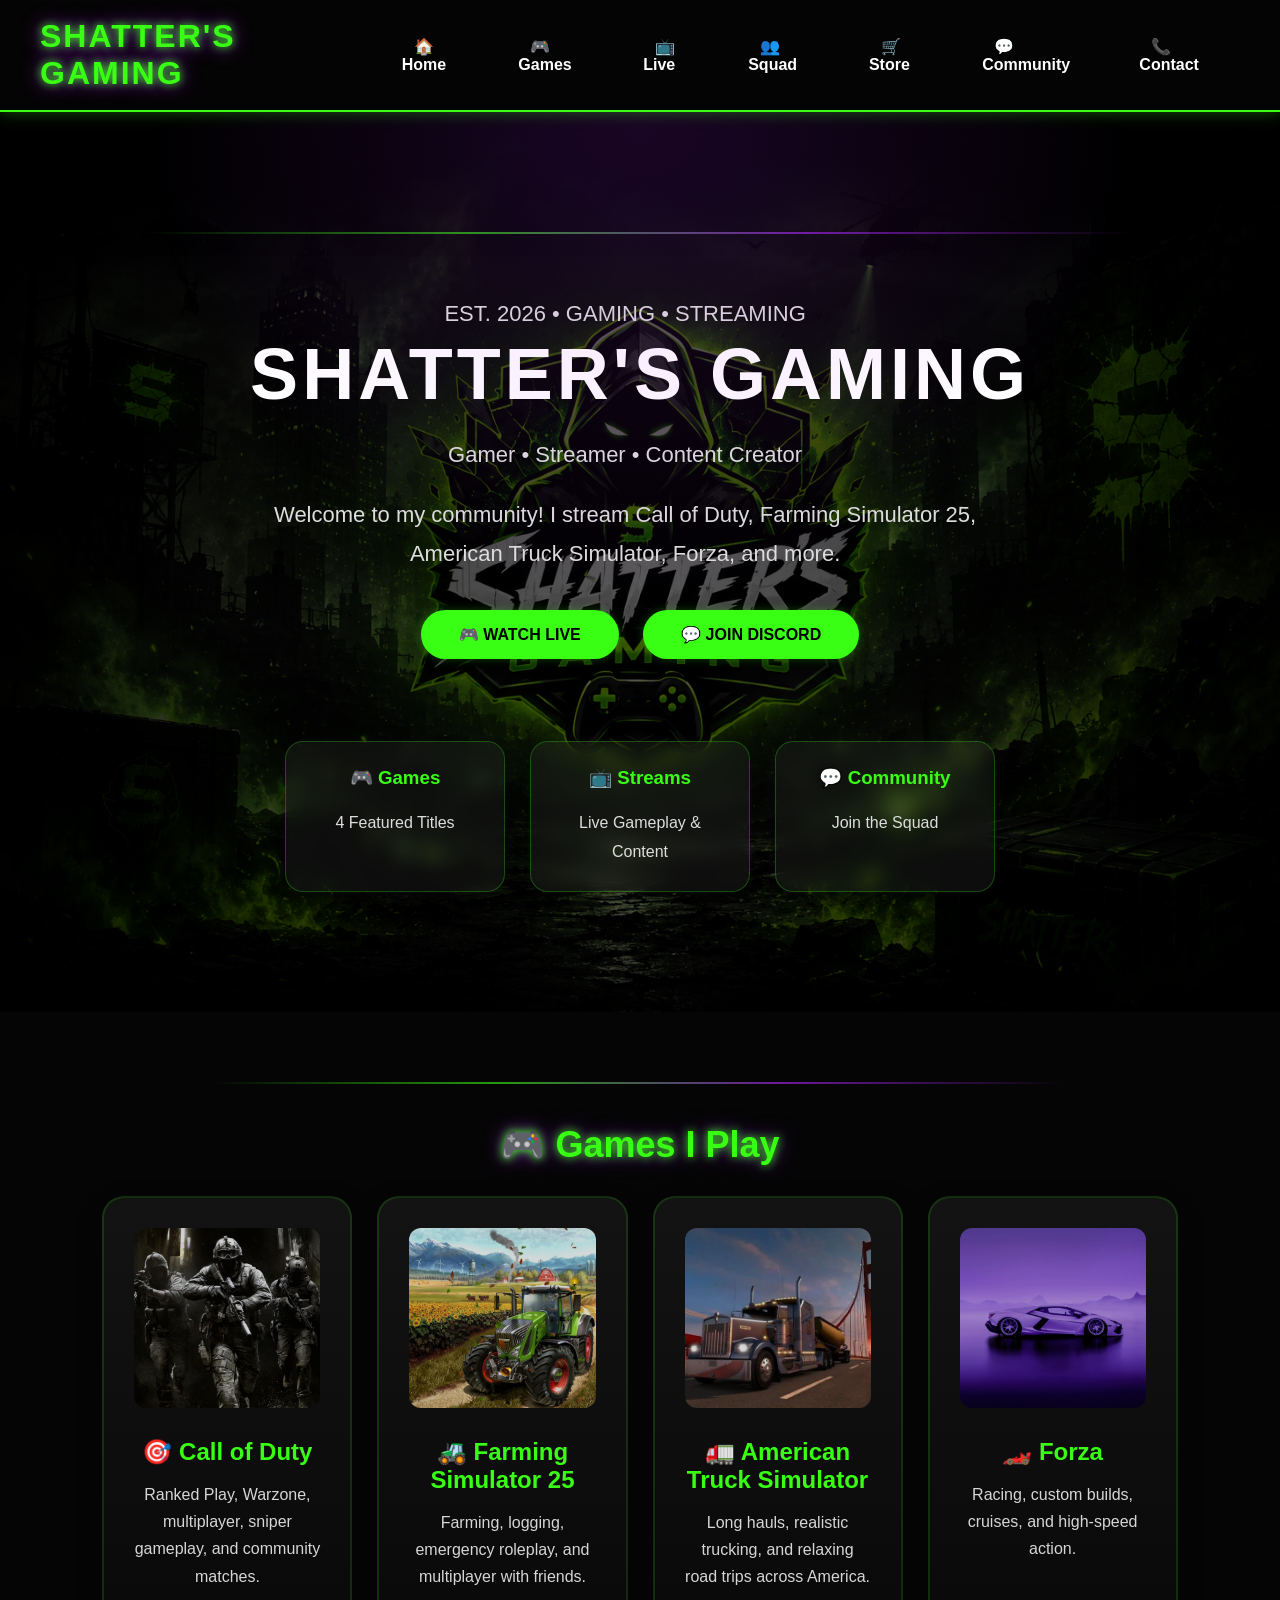
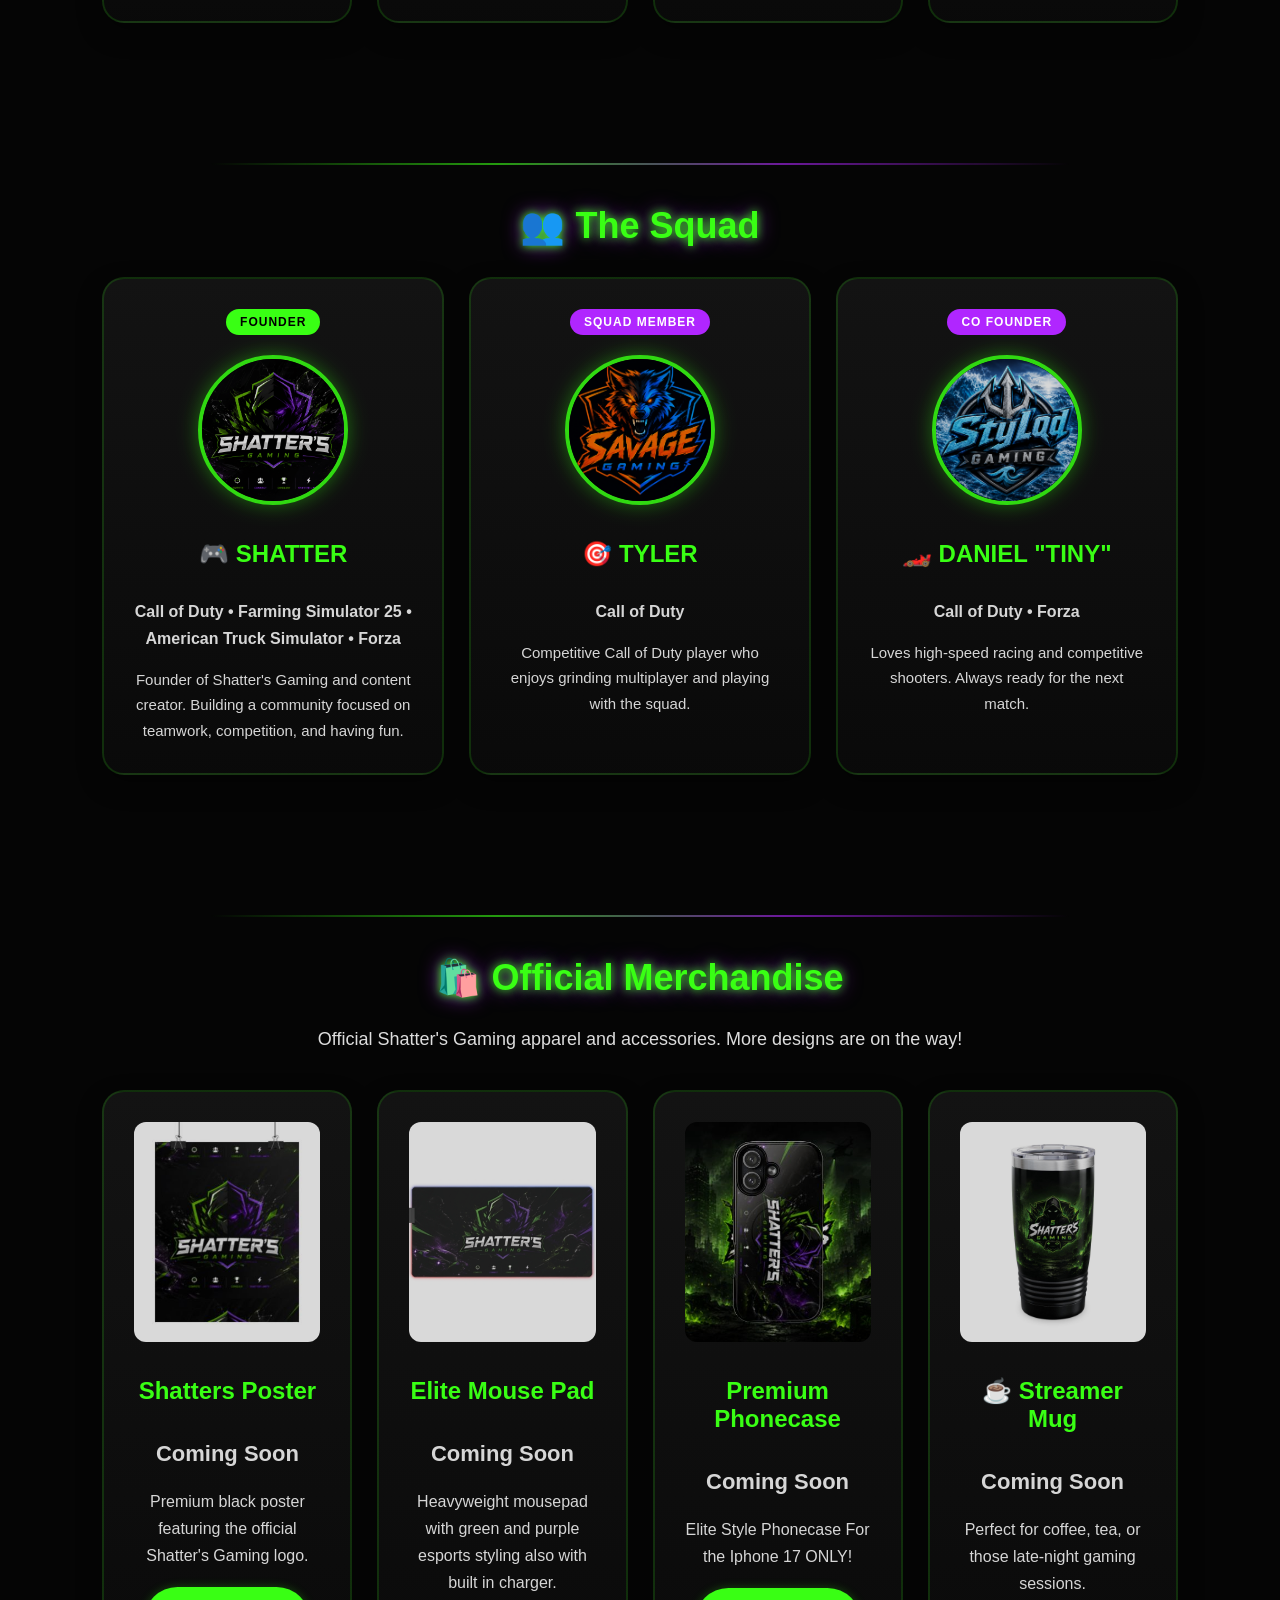
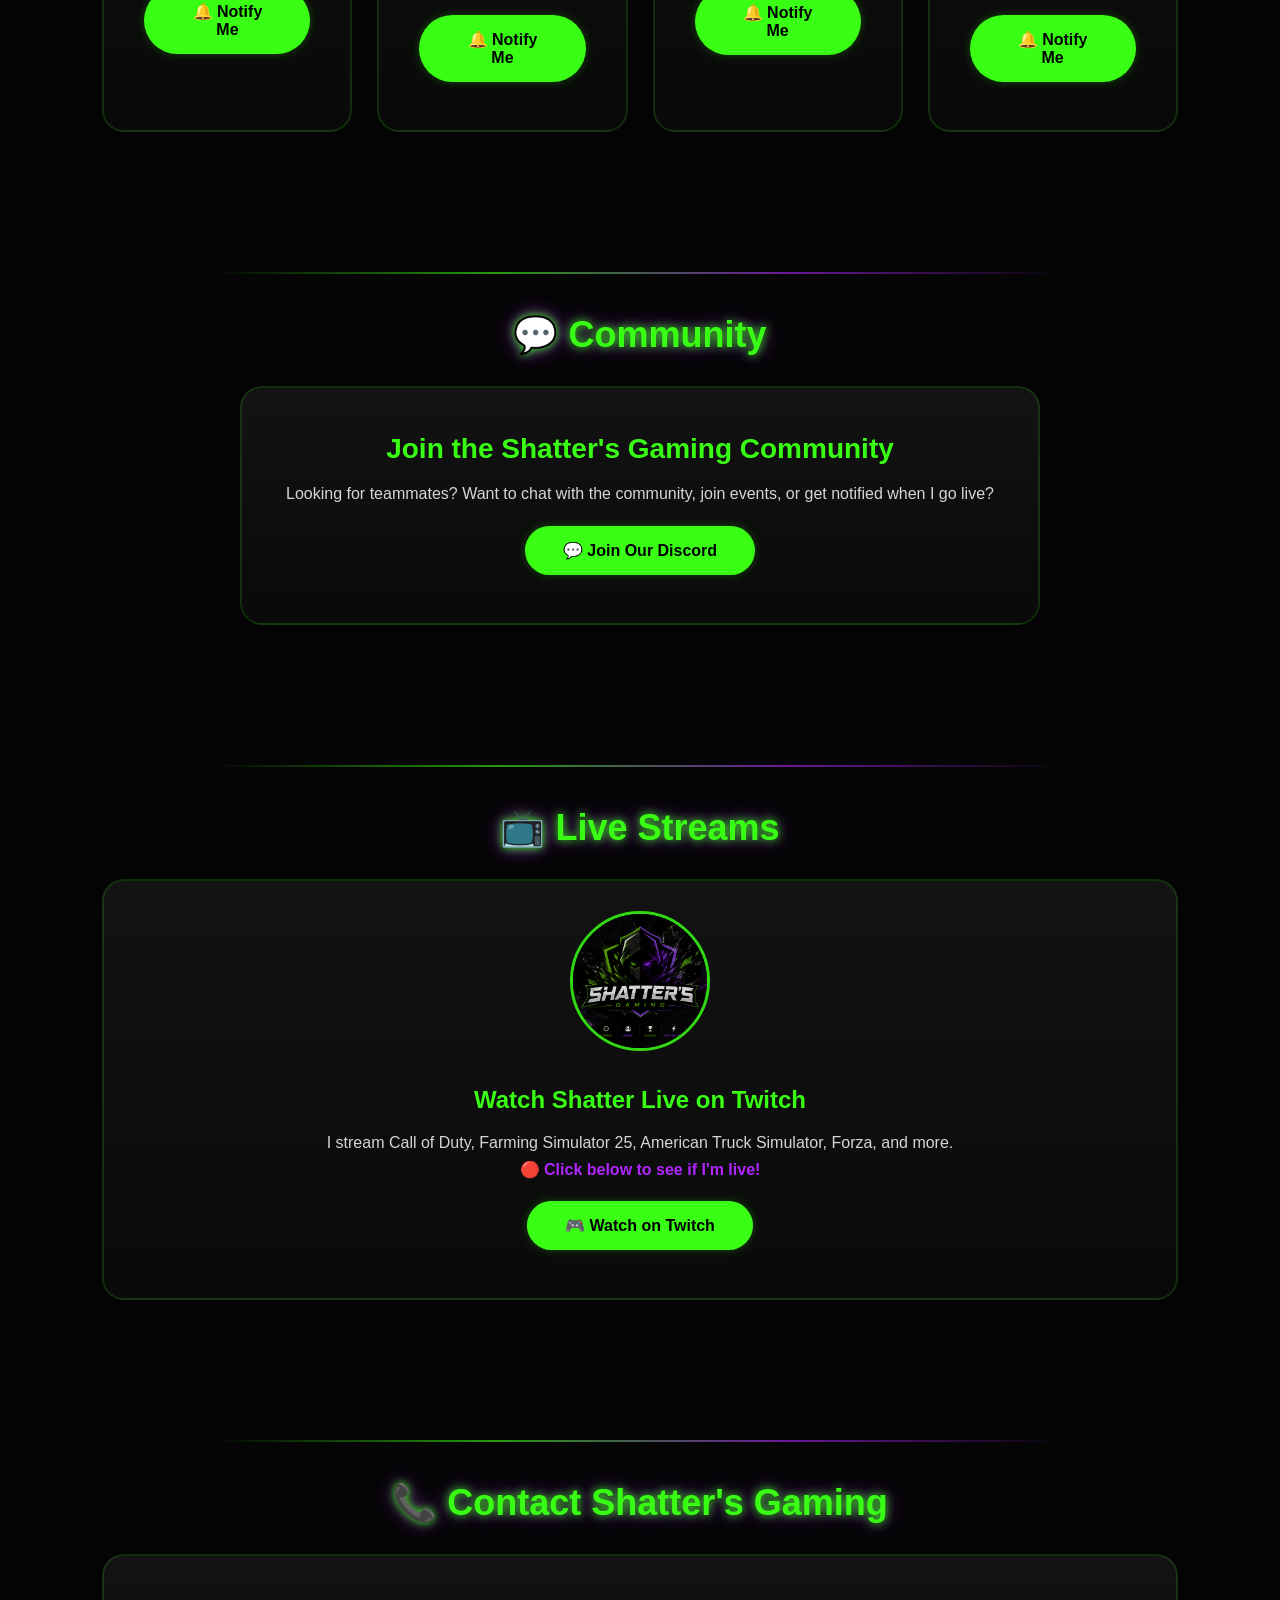
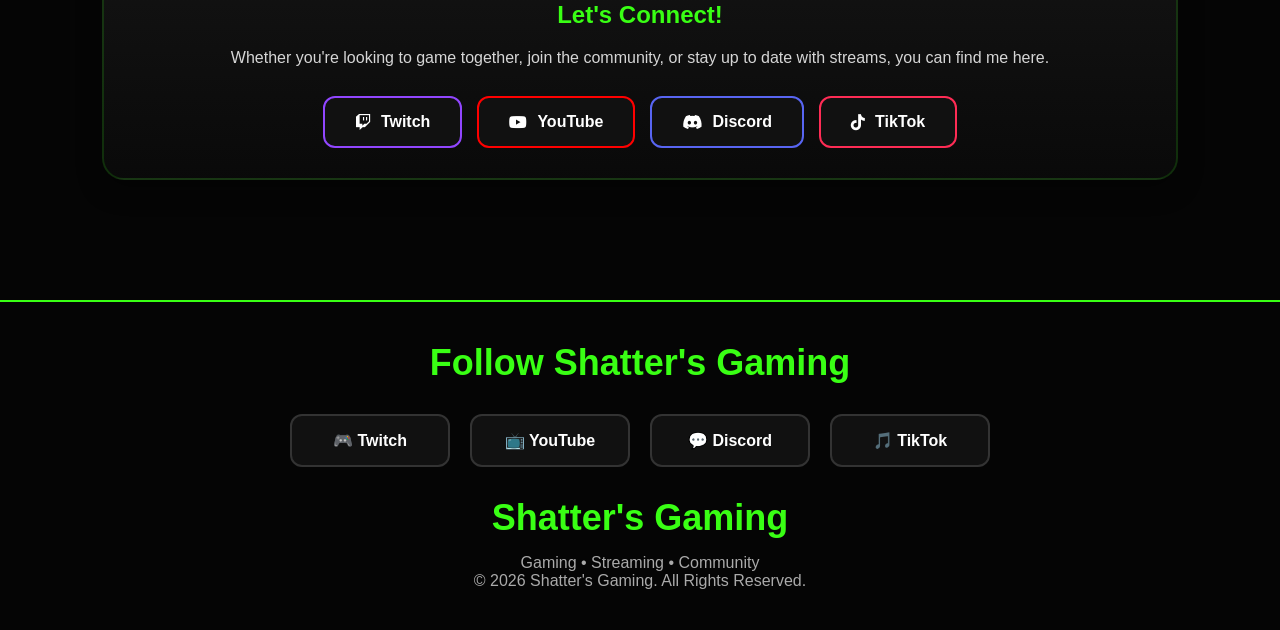
<file: index.html>
<!DOCTYPE html>
<html lang="en">

<head>

    <!-- ==========================
         BASIC PAGE INFO
    =========================== -->

    <meta charset="UTF-8">

    <meta name="viewport" content="width=device-width, initial-scale=1.0">

    <title>Shatter's Gaming | Gaming • Streaming • Community</title>


    <!-- ==========================
         SEO DESCRIPTION
    =========================== -->

    <meta name="description"
          content="Welcome to Shatter's Gaming. Gaming streams, Call of Duty, Farming Simulator 25, American Truck Simulator, Forza, and community content.">


    <!-- ==========================
         MOBILE THEME COLOR
    =========================== -->

    <meta name="theme-color" content="#39ff14">


    <!-- ==========================
         SOCIAL MEDIA PREVIEW
    =========================== -->

    <meta property="og:title"
          content="Shatter's Gaming">

    <meta property="og:description"
          content="Gaming • Streaming • Community">

    <meta property="og:image"
          content="logo.png">

    <meta property="og:type"
          content="website">


    <!-- ==========================
         CSS
    =========================== -->

    <link rel="stylesheet" href="style.css">


    <!-- ==========================
         ICONS
    =========================== -->

    <link rel="stylesheet"
          href="https://cdnjs.cloudflare.com/ajax/libs/font-awesome/6.7.2/css/all.min.css">


    <!-- ==========================
         FAVICON
    =========================== -->

    <link rel="icon" type="image/png" href="logo.png">

</head>

<body>
<header>
    <nav>
        <div class="logo">SHATTER'S GAMING</div>

        <ul>
    <li><a href="#home">🏠 Home</a></li>
    <li><a href="#games">🎮 Games</a></li>
    <li><a href="#live">📺 Live</a></li>
    <li><a href="#squad">👥 Squad</a></li>
    <li><a href="store.html">🛒 Store</a></li>
    <li><a href="#community">💬 Community</a></li>
    <li><a href="#contact">📞 Contact</a></li>
</ul>
        
    </nav>
</header>

<section class="hero" id="home">

<div class="hero-content">

<p class="hero-tag">
    EST. 2026 • GAMING • STREAMING
</p>

<h1>SHATTER'S GAMING</h1>
    <p>
        Gamer • Streamer • Content Creator
    </p>

    <p>
        Welcome to my community! I stream Call of Duty, Farming Simulator 25,
        American Truck Simulator, Forza, and more.
    </p>

    <br>

    <a class="button" href="https://www.twitch.tv/shattersgaming">🎮 WATCH LIVE</a>

    <a class="button" href="https://discord.gg/KKumwFXFY3">💬 JOIN DISCORD</a>
 <div class="hero-stats">

    <div class="stat">
        <h3>🎮 Games</h3>
        <p>4 Featured Titles</p>
    </div>

    <div class="stat">
        <h3>📺 Streams</h3>
        <p>Live Gameplay & Content</p>
    </div>

    <div class="stat">
        <h3>💬 Community</h3>
        <p>Join the Squad</p>
    </div>

</div>

</div>

</section>  
<section id="games" class="hidden">
  <h2>🎮 Games I Play</h2>

    <div class="games">

        <div class="card">
           <img src="images/cod.jpg" alt="Call of Duty">
            <h3>🎯 Call of Duty</h3>
            <p>
                Ranked Play, Warzone, multiplayer, sniper gameplay, and community matches.
            </p>
        </div>

        <div class="card">
            <img src="images/fs25.jpg" alt="Farming Simulator 25">
            <h3>🚜 Farming Simulator 25</h3>
            <p>
                Farming, logging, emergency roleplay, and multiplayer with friends.
            </p>
        </div>

        <div class="card">
            <img src="images/ats.jpg" alt="American Truck Simulator">
            <h3>🚛 American Truck Simulator</h3>
            <p>
                Long hauls, realistic trucking, and relaxing road trips across America.
            </p>
        </div>

        <div class="card">
            <img src="images/forza.jpg" alt="Forza">
            <h3>🏎️ Forza</h3>
            <p>
                Racing, custom builds, cruises, and high-speed action.
            </p>
        </div>

    </div>

  
</section>
<section id="squad" class="hidden">

    <h2>👥 The Squad</h2>

    <div class="games">

   <div class="card squad-card">

    <span class="role founder">FOUNDER</span>

    <img src="images/shatters.png" alt="Shatter">

    <h3>🎮 SHATTER</h3>

    <p class="games-played">
        Call of Duty • Farming Simulator 25 •
        American Truck Simulator • Forza
    </p>

    <p class="bio">
        Founder of Shatter's Gaming and content creator.
        Building a community focused on teamwork, competition,
        and having fun.
    </p>

</div>

<div class="card squad-card">

    <span class="role member">SQUAD MEMBER</span>

    <img src="images/tyler.png" alt="Tyler">

    <h3>🎯 TYLER</h3>

    <p class="games-played">
        Call of Duty
    </p>

    <p class="bio">
        Competitive Call of Duty player who enjoys
        grinding multiplayer and playing with the squad.
    </p>

</div>
        
<div class="card squad-card">

    <span class="role cofounder">CO FOUNDER</span>

    <img src="images/tiny.png" alt="Tiny">

    <h3>🏎️ DANIEL "TINY"</h3>

    <p class="games-played">
        Call of Duty • Forza
    </p>

    <p class="bio">
        Loves high-speed racing and competitive shooters.
        Always ready for the next match.
    </p>

</div>

    </div>

</section>  
    
<section id="merch" class="hidden">

    <h2>🛍️ Official Merchandise</h2>

    <p class="merch-intro">
        Official Shatter's Gaming apparel and accessories.
        More designs are on the way!
    </p>

    <div class="games">

        <div class="card merch-card">
            <img src="images/shattersposter.jpg" alt="Classic Tee">

            <h3> Shatters Poster</h3>

            <p class="price">Coming Soon</p>

            <p>
                Premium black poster featuring the
                official Shatter's Gaming logo.
            </p>

            <a href="#" class="button notify-btn">🔔 Notify Me</a>
        </div>

        <div class="card merch-card">
            <img src="images/shattersmousepad.jpg" alt="Elite Hoodie">

            <h3> Elite Mouse Pad</h3>

            <p class="price">Coming Soon</p>

            <p>
                Heavyweight mousepad with green and
                purple esports styling also with built in charger.
            </p>

           <a href="#" class="button notify-btn">🔔 Notify Me</a>
        </div>

        <div class="card merch-card">
            <img src="images/phonecaseglossy.jpg" alt="Pro Cap">

            <h3> Premium Phonecase</h3>

            <p class="price">Coming Soon</p>

            <p>
                Elite Style Phonecase For the Iphone 17 ONLY!
            </p>

           <a href="#" class="button notify-btn">🔔 Notify Me</a>
        </div>

        <div class="card merch-card">
            <img src="images/shattercoffeecup.jpg" alt="Streamer Mug">

            <h3>☕ Streamer Mug</h3>

            <p class="price">Coming Soon</p>

            <p>
                Perfect for coffee, tea, or those
                late-night gaming sessions.
            </p>

            <a href="#" class="button notify-btn">🔔 Notify Me</a>
        </div>

    </div>

</section>
<section id="community" class="hidden">

    <h2>💬 Community</h2>

    <div class="card">

        <h3>Join the Shatter's Gaming Community</h3>

        <p>
            Looking for teammates? Want to chat with the community,
            join events, or get notified when I go live?
        </p>

        <a class="button"
           href="https://discord.gg/KKumwFXFY3"
           target="_blank">
            💬 Join Our Discord
        </a>

    </div>

</section>

<section id="live" class="hidden">

    <h2>📺 Live Streams</h2>

    <div class="card">

        <img src="images/shatters.png" alt="Shatter"
             style="width:140px;height:140px;border-radius:50%;border:3px solid #39ff14;margin-bottom:20px;">

        <h3>Watch Shatter Live on Twitch</h3>

        <p>
            I stream Call of Duty, Farming Simulator 25,
            American Truck Simulator, Forza, and more.
        </p>

        <p style="color:#b026ff;font-weight:bold;">
            🔴 Click below to see if I'm live!
        </p>

        <a class="button"
           href="https://www.twitch.tv/shattersgaming"
           target="_blank">
            🎮 Watch on Twitch
        </a>

    </div>

</section>
 <section id="contact" class="hidden">

    <h2>📞 Contact Shatter's Gaming</h2>

    <div class="card">

        <h3>Let's Connect!</h3>

        <p>
            Whether you're looking to game together, join the community,
            or stay up to date with streams, you can find me here.
        </p>

        <div class="socials">

            <a href="https://www.twitch.tv/shattersgaming" target="_blank">
                <i class="fab fa-twitch"></i> Twitch
            </a>

            <a href="https://www.youtube.com/@ShattersGaming-JK1" target="_blank">
                <i class="fab fa-youtube"></i> YouTube
            </a>

            <a href="https://discord.gg/KKumwFXFY3" target="_blank">
                <i class="fab fa-discord"></i> Discord
            </a>

            <a href="https://www.tiktok.com/@shatter0831" target="_blank">
                <i class="fab fa-tiktok"></i> TikTok
            </a>

        </div>

    </div>

</section>
<footer> 

    <h2>Follow Shatter's Gaming</h2>

  <div class="social-links">

  <a class="btn twitch" href="https://twitch.tv/shattersgaming" target="_blank">
    🎮 Twitch
  </a>

  <a class="btn youtube" href="https://youtube.com/@ShattersGaming-JK1" target="_blank">
    📺 YouTube
  </a>

  <a class="btn discord" href="https://discord.gg/KKumwFXFY3" target="_blank">
    💬 Discord
  </a>

  <a class="btn tiktok" href="https://tiktok.com/@shatter0831" target="_blank">
    🎵 TikTok
  </a>

</div>

    <h2>Shatter's Gaming</h2>

    <p>Gaming • Streaming • Community</p>

    <p>© 2026 Shatter's Gaming. All Rights Reserved.</p>

</footer>
    <div id="comingSoonModal" class="modal">

    <div class="modal-content">

        <span class="close">&times;</span>

        <h2>🚧 Merchandise Coming Soon!</h2>

        <p>
            We're currently designing the first official
            Shatter's Gaming merchandise collection.
        </p>

        <p>
            👕 T-Shirts<br>
            🧥 Hoodies<br>
            🧢 Hats<br>
            ☕ Coffee Mugs
        </p>

        <p>
            Join our Discord to be the first to know when
            the store officially launches!
        </p>

        <a class="button"
           href="https://discord.gg/KKumwFXFY3"
           target="_blank">
            💬 Join Discord
        </a>

    </div>

</div>

<!-- Back To Top Button -->
<button id="backToTop" title="Back to Top">
    <i class="fas fa-arrow-up"></i>
</button>

<script src="script.js"></script>
    
</body>
</html>
</file>
<file: style.css>
/* ==========================
   GLOBAL SETTINGS
========================== */


*{
    margin:0;
    padding:0;
    box-sizing:border-box;
    font-family:Arial, Helvetica, sans-serif;
}


html{
    scroll-behavior:smooth;
}


body{

    background:#050505;

    color:white;

}
/* ==========================
   HEADER & NAVIGATION
========================== */


header{

    background:rgba(5,5,5,.92);

    backdrop-filter:blur(10px);

    border-bottom:2px solid #39ff14;

    padding:18px 40px;

    position:sticky;

    top:0;

    z-index:1000;

    box-shadow:

        0 0 15px rgba(57,255,20,.35);

}



nav{

    display:flex;

    justify-content:space-between;

    align-items:center;

}



.logo{

    font-size:32px;

    font-weight:900;

    letter-spacing:2px;

    color:#39ff14;


    text-shadow:

        0 0 8px #39ff14,

        0 0 20px #b026ff;

}



nav ul{

    display:flex;

    list-style:none;

}



nav li{

    margin-left:30px;

}



nav a{

    text-decoration:none;

    color:white;

    font-weight:600;

    padding:8px 12px;

    border-radius:6px;

    transition:.3s;

}



nav a:hover{

    color:#39ff14;

    background:rgba(176,38,255,.15);

}
/* ==========================
   HERO SECTION
========================== */


.hero{

    min-height:100vh;

    display:flex;

    flex-direction:column;

    justify-content:center;

    align-items:center;

    text-align:center;

    padding:80px 20px;


    position:relative;

    overflow:hidden;


    background:

    linear-gradient(

        90deg,

        rgba(0,0,0,.85),

        rgba(0,0,0,.65),

        rgba(0,0,0,.85)

    ),

    url("background.jpg");


    background-size:cover;

    background-position:center;

    background-repeat:no-repeat;


    box-shadow:

        inset 0 0 120px black;

}



.hero h1{

    font-size:72px;

    font-weight:900;

    letter-spacing:4px;

}



.hero p{

    margin-top:20px;

    font-size:22px;

    max-width:750px;

    line-height:1.8;

    color:#ddd;

}
/* ==========================
   HERO ANIMATIONS
========================== */


@keyframes titleGlow{


    0%{

        text-shadow:

        0 0 10px #39ff14,

        0 0 25px #39ff14,

        0 0 40px #b026ff;

    }


    50%{

        text-shadow:

        0 0 20px #39ff14,

        0 0 35px #39ff14,

        0 0 60px #b026ff;

    }


    100%{

        text-shadow:

        0 0 10px #39ff14,

        0 0 25px #39ff14,

        0 0 40px #b026ff;

    }

}



.hero h1{

    animation:titleGlow 3s infinite;

}
/* ==========================
   BUTTONS
========================== */


.button{

    display:inline-block;

    padding:15px 38px;

    margin:18px 10px;


    background:#39ff14;

    color:#000;


    font-size:16px;

    font-weight:700;


    text-decoration:none;


    border-radius:50px;


    transition:.3s;


    box-shadow:

        0 0 10px rgba(57,255,20,.25);

}



.button:hover{


    background:#b026ff;

    color:white;


    transform:

    translateY(-4px)

    scale(1.04);


    box-shadow:

    0 0 15px #b026ff,

    0 0 35px rgba(176,38,255,.6);

}
/* ==========================
   SECTION NAME
========================== */

section{

    padding:70px 8%;

}


h2{

    color:#39ff14;

    margin-bottom:30px;

    font-size:36px;

    text-align:center;

}


/* ==========================
   HERO STATS
========================== */


.hero-stats{

    display:flex;

    justify-content:center;

    gap:25px;

    margin-top:60px;

    flex-wrap:wrap;

}


.stat{

    width:220px;

    padding:25px;

    background:rgba(255,255,255,.05);

    border:1px solid rgba(57,255,20,.25);

    border-radius:18px;

    backdrop-filter:blur(8px);

    transition:.35s;

}


.stat:hover{

    transform:translateY(-8px);

    border-color:#b026ff;

    box-shadow:

        0 0 20px rgba(176,38,255,.5);

}


.stat h3{

    color:#39ff14;

    margin-bottom:10px;

}


.stat p{

    color:#ddd;

    font-size:16px;

}


/* ==========================
   GAME GRID
========================== */


.games{

    display:grid;

    grid-template-columns:repeat(auto-fit,minmax(240px,1fr));

    gap:25px;

}



/* ==========================
   CARDS
========================== */


.card{

    background:

        linear-gradient(

            180deg,

            rgba(20,20,20,.95),

            rgba(10,10,10,.95)

        );


    border:2px solid rgba(57,255,20,.15);

    border-radius:22px;

    overflow:hidden;

    padding:30px;

    text-align:center;

    display:flex;

    flex-direction:column;

    align-items:center;


    transition:

        opacity .7s ease,

        transform .35s ease,

        box-shadow .35s ease;


    box-shadow:

        0 10px 25px rgba(0,0,0,.35);

}



.card:hover{

    transform:translateY(-10px) scale(1.03);


    border-color:#b026ff;


    box-shadow:

        0 0 25px rgba(176,38,255,.5);

}



/* ==========================
   CARD IMAGES
========================== */


.card img{

    width:100%;

    height:180px;

    object-fit:cover;

    border-radius:12px;

    margin-bottom:15px;

    transition:.35s;

}


.card:hover img{

    transform:scale(1.05);

}



.card h3{

    color:#39ff14;

    margin:15px 0;

    font-size:24px;

}



.card p{

    color:#d6d6d6;

    line-height:1.7;

}



/* ==========================
   SQUAD CARDS
========================== */


.squad-card{

    position:relative;

    text-align:center;

}


.squad-card img{

    width:150px;

    height:150px;

    border-radius:50%;

    object-fit:cover;

    border:4px solid #39ff14;

    margin:20px auto;

    box-shadow:

        0 0 20px rgba(57,255,20,.45);

}



.squad-card:hover img{

    border-color:#b026ff;

    transform:scale(1.08);

}



.role{

    display:inline-block;

    padding:6px 14px;

    border-radius:30px;

    font-size:12px;

    font-weight:bold;

    letter-spacing:1px;

}


.founder{

    background:#39ff14;

    color:black;

}


.member{

    background:#b026ff;

    color:white;

}


.cofounder{

    background:#b026ff;

    color:white;

}



.games-played{

    color:#39ff14;

    font-weight:bold;

    margin:15px 0;

}


.bio{

    color:#ccc;

    line-height:1.7;

    font-size:15px;

}
/* ==========================
   MERCHANDISE SECTION
========================== */


.merch-intro{

    text-align:center;

    color:#ddd;

    font-size:18px;

    margin-bottom:40px;

}



.merch-card{

    text-align:center;

}



.merch-card img{

    width:100%;

    height:220px;

    object-fit:cover;

    border-radius:12px;

    margin-bottom:20px;

    transition:.35s;

}



.merch-card:hover img{

    transform:scale(1.05);

}



.price{

    color:#b026ff;

    font-size:22px;

    font-weight:bold;

    margin:15px 0;

}


/* ==========================
   COMMUNITY SECTION
========================== */


#community{

    text-align:center;

}


#community .card{

    max-width:800px;

    margin:auto;

}



#community h3{

    color:#39ff14;

    font-size:28px;

    margin-bottom:15px;

}



/* ==========================
   LIVE STREAM SECTION
========================== */


#live{

    text-align:center;

}



.live-card{

    background:#111;

    border:2px solid #b026ff;

    border-radius:20px;

    padding:30px;

    max-width:800px;

    margin:auto;


    box-shadow:

        0 0 25px rgba(176,38,255,.3);

}



.live-card img{

    width:140px;

    height:140px;

    border-radius:50%;

    border:3px solid #39ff14;

    margin-bottom:20px;

}



.live-status{

    display:flex;

    justify-content:center;

    align-items:center;

    gap:10px;

    margin-bottom:15px;

}



.live-status .dot{

    width:12px;

    height:12px;

    border-radius:50%;

    background:red;

    animation:pulse 1.5s infinite;

}



@keyframes pulse{

    0%{

        box-shadow:0 0 5px red;

    }


    50%{

        box-shadow:0 0 20px red;

    }


    100%{

        box-shadow:0 0 5px red;

    }

}



/* ==========================
   CONTACT & SOCIAL BUTTONS
========================== */


.socials{

    display:flex;

    justify-content:center;

    flex-wrap:wrap;

    gap:15px;

    margin-top:25px;

}



.socials a{

    display:flex;

    align-items:center;

    justify-content:center;

    gap:10px;


    padding:12px 25px;


    background:#111;

    color:white;


    text-decoration:none;

    font-weight:bold;


    border-radius:8px;

    border:1px solid #333;


    transition:.3s;

}



.socials a:hover{

    transform:translateY(-3px);

}



.socials a[href*="twitch"]:hover{

    border-color:#9146ff;

    box-shadow:0 0 15px #9146ff;

}



.socials a[href*="youtube"]:hover{

    border-color:red;

    box-shadow:0 0 15px red;

}



.socials a[href*="discord"]:hover{

    border-color:#5865f2;

    box-shadow:0 0 15px #5865f2;

}



.socials a[href*="tiktok"]:hover{

    border-color:#fe2c55;

    box-shadow:0 0 15px #fe2c55;

}

/* ==========================
   CONTACT SOCIAL BUTTON COLORS
========================== */

.socials a{

    background:#111;

    color:white;

    border:2px solid #333;

    padding:15px 30px;

    border-radius:12px;

    transition:.35s ease;

}


/* Twitch */

.socials a[href*="twitch"]{

    border-color:#9146ff;

}


.socials a[href*="twitch"]:hover{

    box-shadow:0 0 20px #9146ff;

}



/* YouTube */

.socials a[href*="youtube"]{

    border-color:#ff0000;

}


.socials a[href*="youtube"]:hover{

    box-shadow:0 0 20px #ff0000;

}



/* Discord */

.socials a[href*="discord"]{

    border-color:#5865f2;

}


.socials a[href*="discord"]:hover{

    box-shadow:0 0 20px #5865f2;

}



/* TikTok */

.socials a[href*="tiktok"]{

    border-color:#fe2c55;

}


.socials a[href*="tiktok"]:hover{

    box-shadow:0 0 20px #fe2c55;

}

/* ==========================
   FOOTER
========================== */


footer{

    text-align:center;

    padding:40px 20px;

    margin-top:50px;

    border-top:2px solid #39ff14;

}



footer h2{

    color:#39ff14;

    margin-bottom:15px;

}



footer p{

    color:#aaa;

}
/* ==========================
   SCROLL ANIMATIONS
========================== */


.hidden{

    opacity:0;

    transform:translateY(60px);

    transition:

        opacity .7s ease,

        transform .7s ease;

}


.hidden.show{

    opacity:1;

    transform:translateY(0);

}


/* ==========================
   CARD STAGGER ANIMATION
========================== */


.card{

    opacity:0;

    transform:translateY(40px);

}


.card.show{

    opacity:1;

    transform:translateY(0);

}



.games .card:nth-child(1){

    transition-delay:.1s;

}


.games .card:nth-child(2){

    transition-delay:.2s;

}


.games .card:nth-child(3){

    transition-delay:.3s;

}


.games .card:nth-child(4){

    transition-delay:.4s;

}



/* ==========================
   MERCH POPUP MODAL
========================== */


.modal{

    display:none;

    position:fixed;

    z-index:9999;

    left:0;

    top:0;

    width:100%;

    height:100%;


    background:rgba(0,0,0,.8);

}



.modal-content{

    background:#111;


    width:90%;

    max-width:500px;


    margin:10% auto;


    padding:35px;


    border-radius:20px;


    text-align:center;


    border:2px solid #39ff14;


    box-shadow:

        0 0 30px #b026ff;

}



.modal-content h2{

    color:#39ff14;

}



.modal-content p{

    color:#ddd;

    line-height:1.8;

    margin:15px 0;

}



.close{

    float:right;

    font-size:34px;

    cursor:pointer;

    color:#39ff14;

}



.close:hover{

    color:#b026ff;

}



/* ==========================
   BACK TO TOP BUTTON
========================== */


#backToTop{

    position:fixed;


    bottom:30px;

    right:30px;


    width:50px;

    height:50px;


    border:none;

    border-radius:50%;


    background:#39ff14;

    color:black;


    font-size:22px;


    cursor:pointer;


    display:none;


    z-index:9999;


    box-shadow:

        0 0 15px rgba(57,255,20,.6);


    transition:.3s;

}



#backToTop:hover{

    background:#b026ff;

    color:white;


    transform:translateY(-5px);


    box-shadow:

        0 0 20px #b026ff;

}



/* ==========================
   MOBILE RESPONSIVE
========================== */


@media(max-width:900px){


    header{

        padding:15px 20px;

    }



    nav{

        flex-direction:column;

        gap:20px;

    }



    nav ul{

        flex-wrap:wrap;

        justify-content:center;

        gap:10px;

    }



    nav li{

        margin-left:0;

    }



    .logo{

        font-size:26px;

    }



    .hero h1{

        font-size:45px;

    }



    .hero p{

        font-size:18px;

    }


}



@media(max-width:600px){


    section{

        padding:50px 5%;

    }



    h2{

        font-size:28px;

    }



    .button{

        width:90%;

        margin:10px auto;

    }



    .hero-stats{

        gap:15px;

    }



    .stat{

        width:100%;

    }



    .games{

        grid-template-columns:1fr;

    }



    .socials{

        flex-direction:column;

    }



    .socials a{

        width:100%;

    }



    #backToTop{

        right:20px;

        bottom:20px;

    }

}
/* ==========================
   FOOTER SOCIAL BUTTONS
========================== */

footer .social-links{
    ...
}


/* ==========================
   FINAL POLISH EFFECTS
========================== */

section h2{

    text-shadow:
        0 0 10px #39ff14,
        0 0 20px rgba(176,38,255,.7);

}


::-webkit-scrollbar{

    width:12px;

}


::-webkit-scrollbar-track{

    background:#050505;

}


::-webkit-scrollbar-thumb{

    background:linear-gradient(
        #39ff14,
        #b026ff
    );

    border-radius:20px;

}


::selection{

    background:#39ff14;

    color:#000;

}


/* ==========================
   SECTION TITLE GLOW
========================== */

section h2{

    text-shadow:

        0 0 10px #39ff14,

        0 0 20px rgba(176,38,255,.7);

}



/* ==========================
   NEON SECTION DIVIDER
========================== */

section{

    position:relative;

}


section::before{

    content:"";

    display:block;

    width:80%;

    height:2px;

    margin:0 auto 40px;


    background:

        linear-gradient(

            90deg,

            transparent,

            #39ff14,

            #b026ff,

            transparent

        );


    opacity:.6;

}



/* ==========================
   CARD LIGHT EFFECT
========================== */


.card{

    position:relative;

    overflow:hidden;

}



.card::before{

    content:"";

    position:absolute;

    top:-50%;

    left:-50%;


    width:200%;

    height:200%;


    background:

        radial-gradient(

            circle,

            rgba(57,255,20,.15),

            transparent 40%

        );


    opacity:0;

    transition:.4s;

}



.card:hover::before{

    opacity:1;

}



/* ==========================
   IMAGE LOADING EFFECT
========================== */


.card img{

    filter:brightness(.85);

}



.card:hover img{

    filter:brightness(1);

}



/* ==========================
   BETTER BUTTON GLOW
========================== */


.button{

    position:relative;

    overflow:hidden;

}



.button::after{

    content:"";

    position:absolute;


    top:0;

    left:-100%;


    width:100%;

    height:100%;


    background:

        linear-gradient(

            120deg,

            transparent,

            rgba(255,255,255,.5),

            transparent

        );


    transition:.5s;

}



.button:hover::after{

    left:100%;

}



/* ==========================
   CUSTOM SCROLLBAR
========================== */


::-webkit-scrollbar{

    width:12px;

}



::-webkit-scrollbar-track{

    background:#050505;

}



::-webkit-scrollbar-thumb{

    background:

        linear-gradient(

            #39ff14,

            #b026ff

        );


    border-radius:20px;

}



/* ==========================
   TEXT SELECTION
========================== */


::selection{

    background:#39ff14;

    color:#000;

}



/* ==========================
   HERO ATMOSPHERE
========================== */


.hero::after{

    content:"";

    position:absolute;


    inset:0;


    background:

        radial-gradient(

            circle at top,

            rgba(176,38,255,.15),

            transparent 45%

        );


    pointer-events:none;

}



/* ==========================
   MOBILE FINAL TOUCHES
========================== */


@media(max-width:600px){

    .hero{

        padding-top:120px;

    }


    .hero h1{

        letter-spacing:2px;

    }


    .logo{

        text-align:center;

    }

}
/* ==========================
   FOOTER SOCIAL BUTTONS
========================== */


footer .social-links{

    display:flex;

    justify-content:center;

    flex-wrap:wrap;

    gap:20px;

    margin:30px auto;

}



footer .social-links .btn{

    display:flex;

    align-items:center;

    justify-content:center;


    min-width:160px;

    padding:15px 25px;


    background:#111;

    color:white;


    text-decoration:none;

    font-weight:700;


    border-radius:12px;

    border:2px solid #333;


    transition:.35s ease;


    position:relative;

    overflow:hidden;

}



footer .social-links .btn:hover{

    transform:translateY(-5px);

}



/* Twitch */

footer .twitch{

    border-color:#9146ff;

}


footer .twitch:hover{

    box-shadow:

    0 0 20px #9146ff;

}



/* YouTube */

footer .youtube{

    border-color:#ff0000;

}


footer .youtube:hover{

    box-shadow:

    0 0 20px #ff0000;

}



/* Discord */

footer .discord{

    border-color:#5865f2;

}


footer .discord:hover{

    box-shadow:

    0 0 20px #5865f2;

}



/* TikTok */

footer .tiktok{

    border-color:#fe2c55;

}


footer .tiktok:hover{

    box-shadow:

    0 0 20px #fe2c55;

}
/* ==========================
   CONTACT SOCIAL BUTTON FIX
========================== */

.socials{
    position:relative;
    z-index:5;
}


.socials a{

    position:relative;

    z-index:10;

    pointer-events:auto;

}
/* Contact Button Styling */

.socials a{

    background:#111;

    color:white;

    border:2px solid #333;

    padding:15px 30px;

    border-radius:12px;

    transition:.3s ease;

}


.socials a:hover{

    transform:translateY(-5px);

}
</file>
